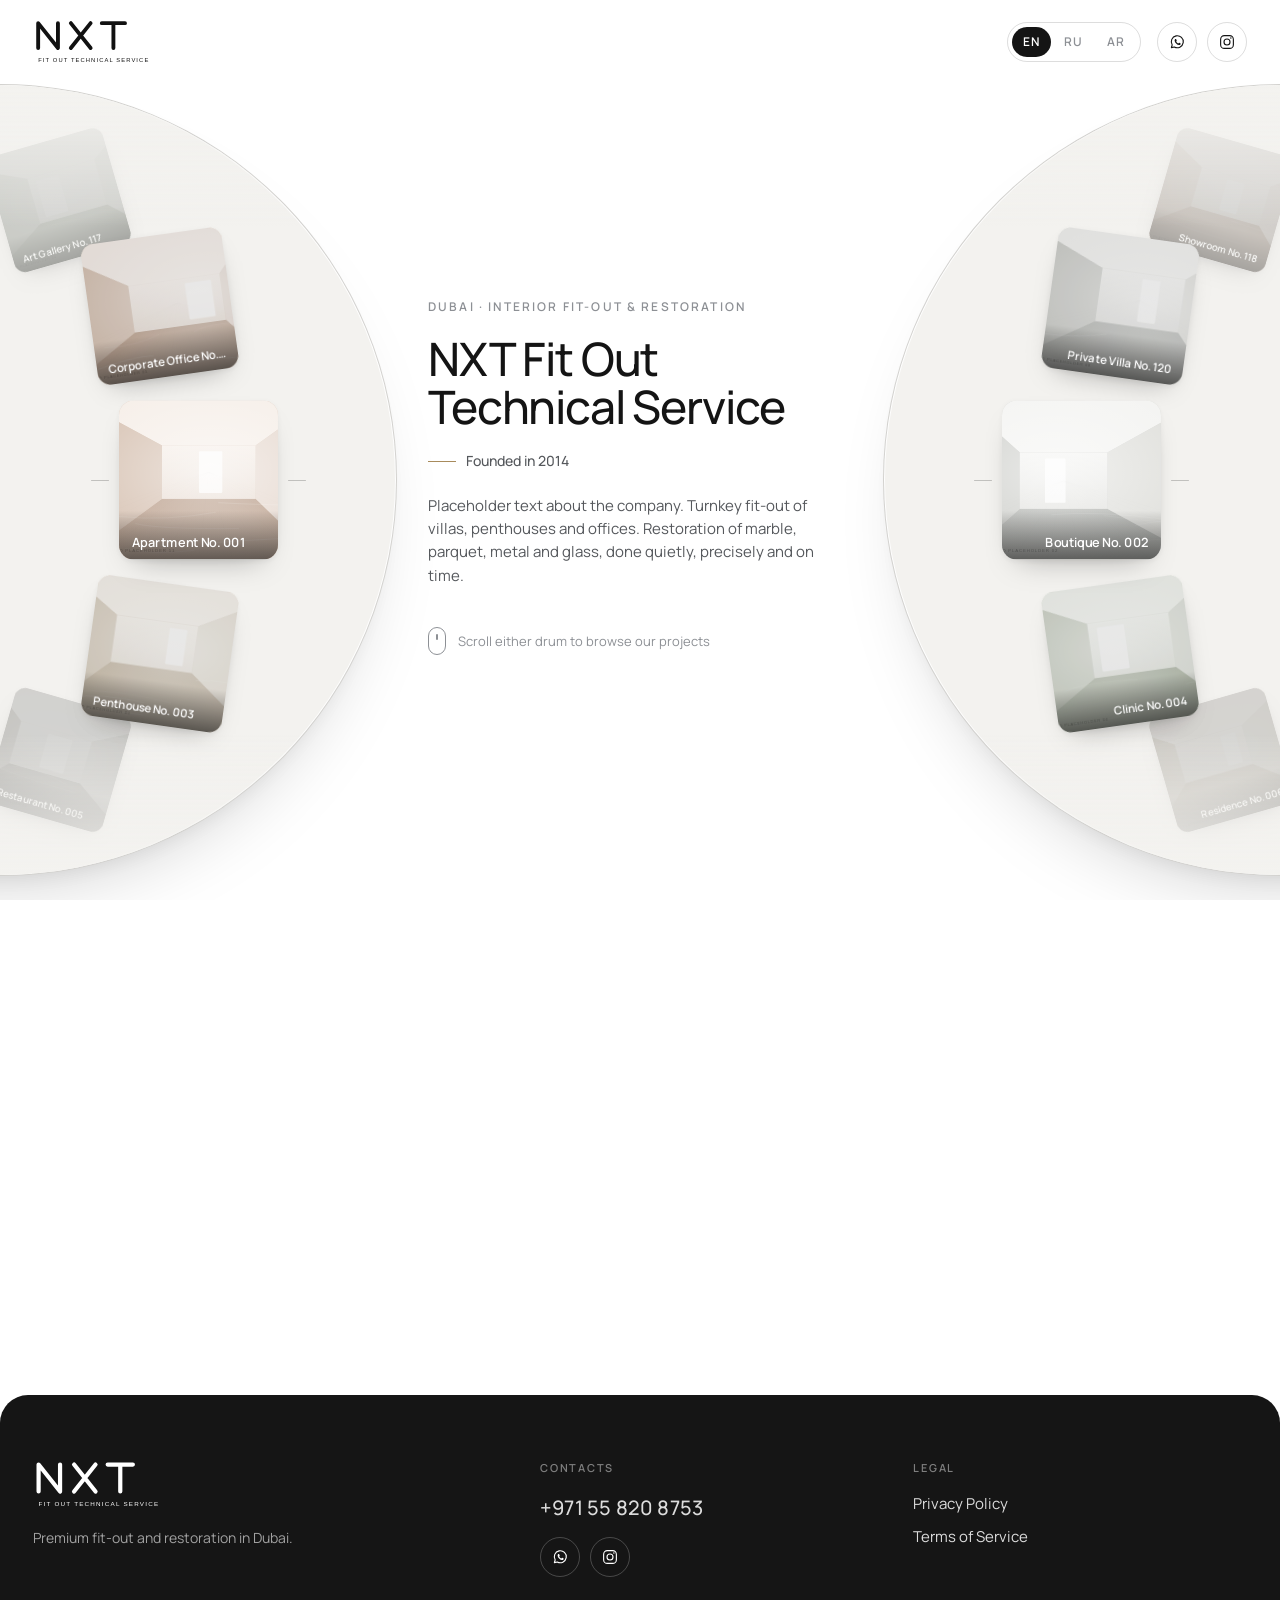
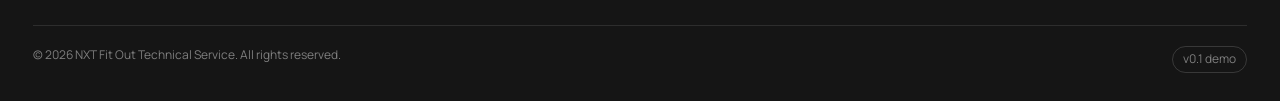
<file: index.html>
<!doctype html>
<html lang="en" dir="ltr">
<head>
  <meta charset="utf-8">
  <meta name="viewport" content="width=device-width, initial-scale=1, viewport-fit=cover">
  <title>NXT Fit Out Technical Service</title>
  <meta name="description" content="NXT Fit Out Technical Service — premium fit-out and restoration in Dubai.">
  <link rel="preconnect" href="https://fonts.googleapis.com">
  <link rel="preconnect" href="https://fonts.gstatic.com" crossorigin>
  <link href="https://fonts.googleapis.com/css2?family=Manrope:wght@300;400;500;600;700&family=IBM+Plex+Sans+Arabic:wght@300;400;500;600&display=swap" rel="stylesheet">
  <link rel="stylesheet" href="styles.css">
</head>
<body>

  <div class="scene" id="scene"><div class="scene__sticky">
  <header class="site-header">
    <a class="brand" href="index.html">
      <img class="brand__logo" src="assets/logo/nxt-logo-black.svg" alt="NXT Fit Out Technical Service" width="150" height="56">
    </a>
    <div class="header__actions">
      <div class="lang" role="group" data-i18n-attr="aria-label:lang.label">
        <button type="button" class="lang__btn" data-lang="en">EN</button>
        <button type="button" class="lang__btn" data-lang="ru">RU</button>
        <button type="button" class="lang__btn" data-lang="ar">AR</button>
      </div>
      <a class="icon-btn" href="https://wa.me/971558208753" target="_blank" rel="noopener" data-i18n-attr="aria-label:header.whatsapp">
        <svg viewBox="0 0 24 24" aria-hidden="true"><path d="M4.5 19.5l1.1-3.6A8 8 0 1 1 8.4 18.6z"/><path d="M9.2 8.6c.2-.5.5-.5.8-.5h.5c.2 0 .4.1.5.4l.6 1.5c.1.2 0 .4-.1.6l-.4.5c-.1.1-.1.3 0 .5.6 1 1.4 1.8 2.4 2.3.2.1.4.1.5-.1l.5-.6c.2-.2.4-.2.6-.1l1.4.7c.2.1.3.3.3.5 0 .9-.7 1.7-1.7 1.7-3.1-.2-6.1-3-6.3-6.1 0-.5.2-1 .4-1.3z" fill="currentColor" stroke="none"/></svg>
      </a>
      <a class="icon-btn" href="#" target="_blank" rel="noopener" data-i18n-attr="aria-label:header.instagram">
        <svg viewBox="0 0 24 24" aria-hidden="true"><rect x="3.5" y="3.5" width="17" height="17" rx="5"/><circle cx="12" cy="12" r="4"/><circle cx="17.2" cy="6.8" r="1" fill="currentColor" stroke="none"/></svg>
      </a>
    </div>
  </header>

  <main class="hero" id="hero">
    <section class="drum drum--left" id="drum-left" data-side="left" tabindex="0" data-i18n-attr="aria-label:drum.left">
      <div class="drum__window"><div class="drum__track"></div><div class="drum__fade"></div></div>
      <div class="drum__tick" aria-hidden="true"></div><div class="drum__tick" aria-hidden="true"></div>
    </section>

    <section class="center" id="center" aria-live="polite">
      <div class="stage" id="stage"></div>
    </section>

    <section class="drum drum--right" id="drum-right" data-side="right" tabindex="0" data-i18n-attr="aria-label:drum.right">
      <div class="drum__window"><div class="drum__track"></div><div class="drum__fade"></div></div>
      <div class="drum__tick" aria-hidden="true"></div><div class="drum__tick" aria-hidden="true"></div>
    </section>
  </main>
  </div></div>

  <footer class="site-footer">
    <div class="footer__inner">
      <div class="footer__brand">
        <img src="assets/logo/nxt-logo-white.svg" alt="NXT Fit Out Technical Service" width="150" height="56">
        <p data-i18n="footer.tagline"></p>
      </div>
      <div class="footer__col">
        <h3 data-i18n="footer.contacts"></h3>
        <a class="footer__phone" href="tel:+971558208753" dir="ltr">+971 55 820 8753</a>
        <div class="footer__social">
          <a class="icon-btn icon-btn--dark" href="https://wa.me/971558208753" target="_blank" rel="noopener" data-i18n-attr="aria-label:header.whatsapp">
            <svg viewBox="0 0 24 24" aria-hidden="true"><path d="M4.5 19.5l1.1-3.6A8 8 0 1 1 8.4 18.6z"/><path d="M9.2 8.6c.2-.5.5-.5.8-.5h.5c.2 0 .4.1.5.4l.6 1.5c.1.2 0 .4-.1.6l-.4.5c-.1.1-.1.3 0 .5.6 1 1.4 1.8 2.4 2.3.2.1.4.1.5-.1l.5-.6c.2-.2.4-.2.6-.1l1.4.7c.2.1.3.3.3.5 0 .9-.7 1.7-1.7 1.7-3.1-.2-6.1-3-6.3-6.1 0-.5.2-1 .4-1.3z" fill="currentColor" stroke="none"/></svg>
          </a>
          <a class="icon-btn icon-btn--dark" href="#" target="_blank" rel="noopener" data-i18n-attr="aria-label:header.instagram">
            <svg viewBox="0 0 24 24" aria-hidden="true"><rect x="3.5" y="3.5" width="17" height="17" rx="5"/><circle cx="12" cy="12" r="4"/><circle cx="17.2" cy="6.8" r="1" fill="currentColor" stroke="none"/></svg>
          </a>
        </div>
      </div>
      <div class="footer__col">
        <h3 data-i18n="footer.legal"></h3>
        <a href="privacy.html" data-i18n="footer.privacy"></a>
        <a href="terms.html" data-i18n="footer.terms"></a>
      </div>
    </div>
    <div class="footer__bottom">
      <span>© <span class="js-year"></span> NXT Fit Out Technical Service. <span data-i18n="footer.rights"></span></span>
      <span class="footer__version js-version"></span>
    </div>
  </footer>

  <!-- Center panels (cloned by script.js) -->
  <template id="tpl-welcome">
    <article class="panel panel--welcome">
      <p class="eyebrow" data-i18n="welcome.eyebrow"></p>
      <h1 class="welcome__title" data-i18n="welcome.title"></h1>
      <p class="welcome__founded" data-i18n="welcome.founded"></p>
      <p class="welcome__text" data-i18n="welcome.text"></p>
      <p class="welcome__hint"><span class="hint-icon" aria-hidden="true"></span><span class="js-hint"></span></p>
    </article>
  </template>

  <template id="tpl-project">
    <article class="panel panel--project">
      <figure class="gallery">
        <div class="gallery__main"><img class="js-main" alt=""></div>
        <div class="gallery__thumbs js-thumbs"></div>
      </figure>
      <div class="project__head">
        <span class="chip js-work"></span>
        <span class="project__count js-count"></span>
      </div>
      <h2 class="project__title js-title"></h2>
      <dl class="meta">
        <div><dt data-i18n="project.location"></dt><dd class="js-location"></dd></div>
        <div><dt data-i18n="project.year"></dt><dd class="js-year-p"></dd></div>
        <div><dt data-i18n="project.area"></dt><dd class="js-area"></dd></div>
      </dl>
      <p class="project__desc js-desc"></p>
      <button type="button" class="link-btn js-back"><span aria-hidden="true">←</span> <span data-i18n="project.back"></span></button>
    </article>
  </template>

  <script src="i18n.js"></script>
  <script src="projects.js"></script>
  <script src="script.js"></script>
</body>
</html>
</file>
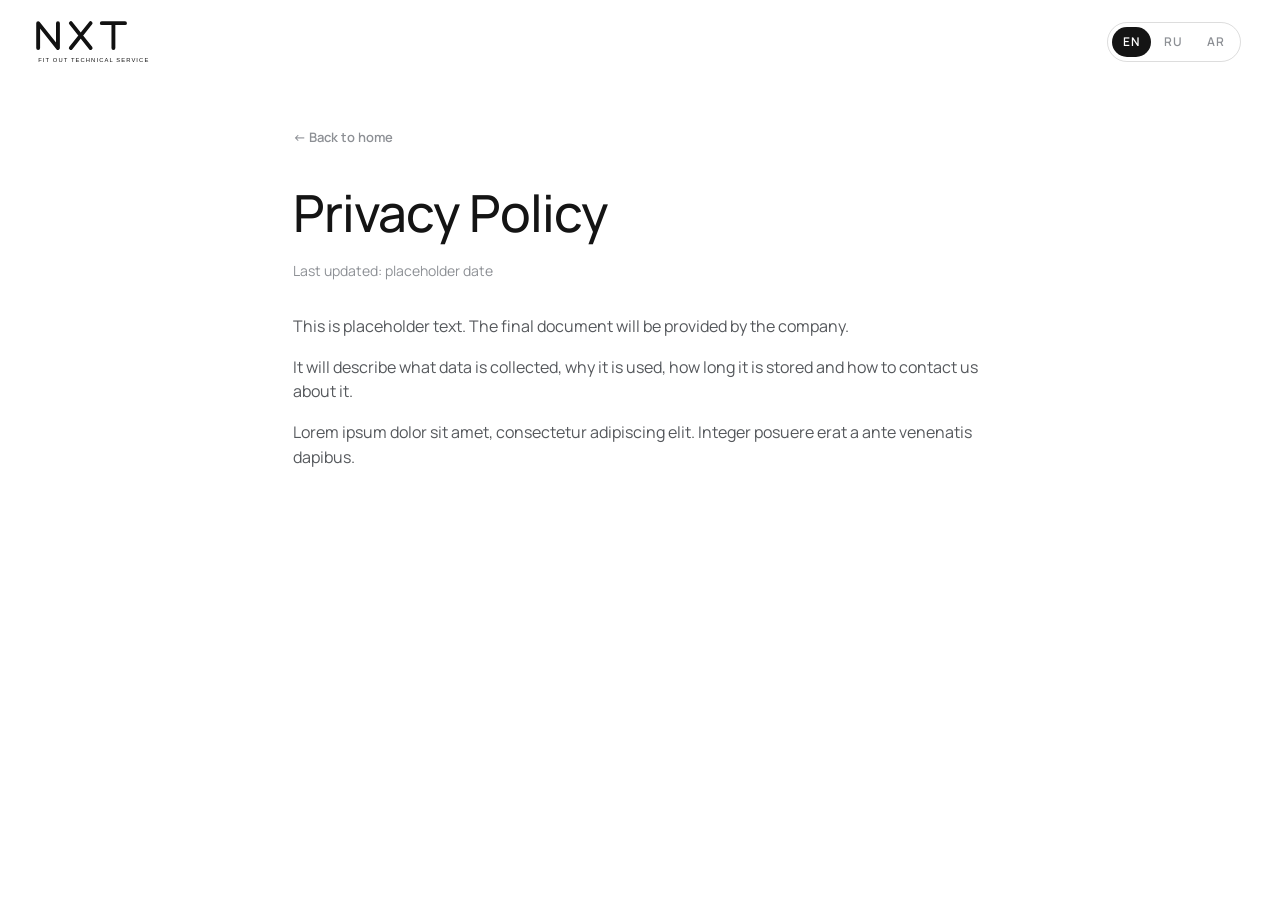
<file: privacy.html>
<!doctype html>
<html lang="en" dir="ltr">
<head>
  <meta charset="utf-8">
  <meta name="viewport" content="width=device-width, initial-scale=1">
  <title>NXT · Privacy</title>
  <link rel="preconnect" href="https://fonts.googleapis.com">
  <link rel="preconnect" href="https://fonts.gstatic.com" crossorigin>
  <link href="https://fonts.googleapis.com/css2?family=Manrope:wght@300;400;500;600;700&family=IBM+Plex+Sans+Arabic:wght@300;400;500;600&display=swap" rel="stylesheet">
  <link rel="stylesheet" href="styles.css">
</head>
<body>
  <header class="site-header">
    <a class="brand" href="index.html"><img class="brand__logo" src="assets/logo/nxt-logo-black.svg" alt="NXT Fit Out Technical Service" width="150" height="56"></a>
    <div class="header__actions">
      <div class="lang" role="group" data-i18n-attr="aria-label:lang.label">
        <button type="button" class="lang__btn" data-lang="en">EN</button>
        <button type="button" class="lang__btn" data-lang="ru">RU</button>
        <button type="button" class="lang__btn" data-lang="ar">AR</button>
      </div>
    </div>
  </header>
  <main class="legal">
    <a class="link-btn" href="index.html"><span aria-hidden="true">←</span> <span data-i18n="common.back"></span></a>
    <h1 data-i18n="privacy.title"></h1>
    <p class="updated" data-i18n="legal.updated"></p>
    <div data-i18n-html="legal.body"></div>
  </main>
  <script src="i18n.js"></script>
  <script src="script.js"></script>
</body>
</html>
</file>
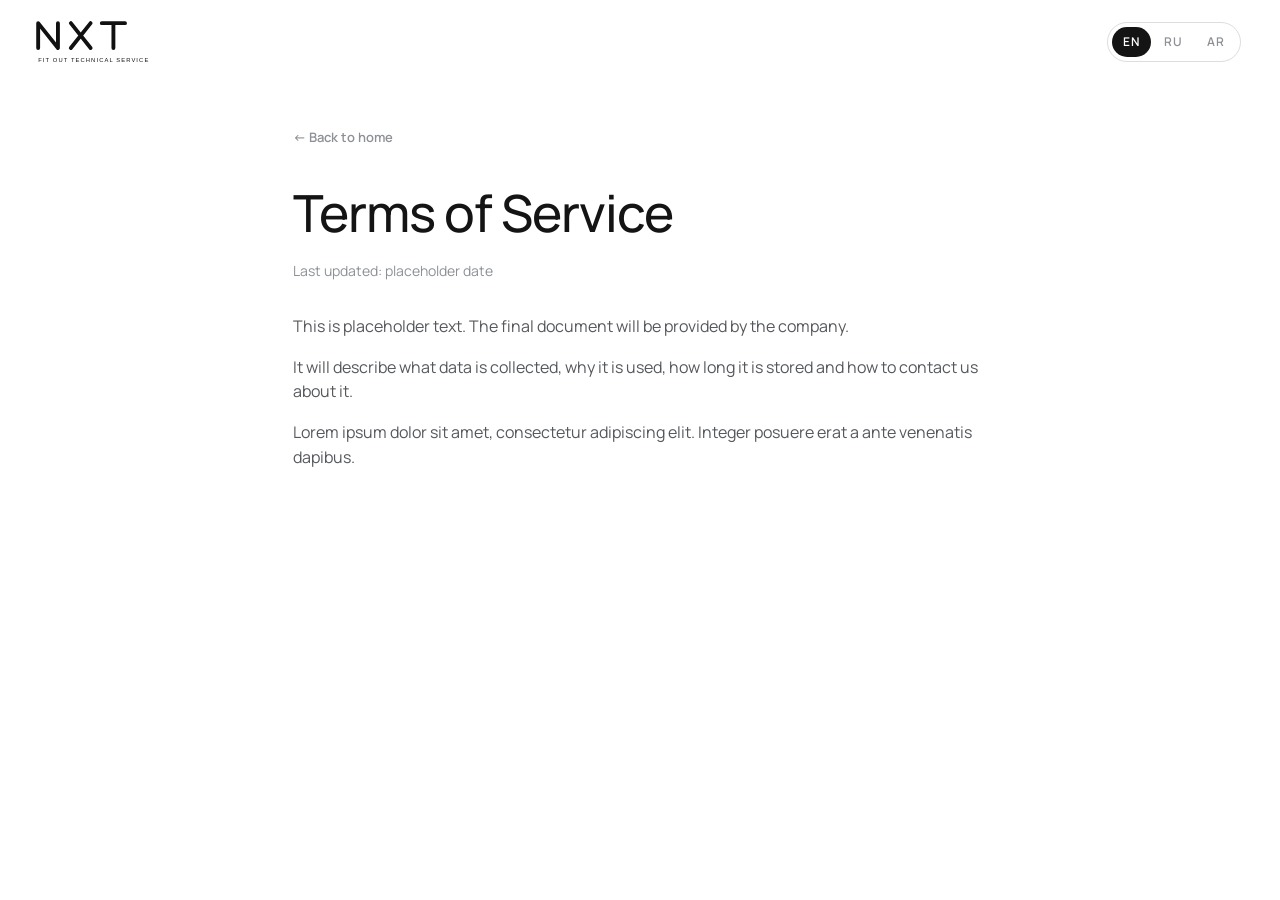
<file: terms.html>
<!doctype html>
<html lang="en" dir="ltr">
<head>
  <meta charset="utf-8">
  <meta name="viewport" content="width=device-width, initial-scale=1">
  <title>NXT · Terms</title>
  <link rel="preconnect" href="https://fonts.googleapis.com">
  <link rel="preconnect" href="https://fonts.gstatic.com" crossorigin>
  <link href="https://fonts.googleapis.com/css2?family=Manrope:wght@300;400;500;600;700&family=IBM+Plex+Sans+Arabic:wght@300;400;500;600&display=swap" rel="stylesheet">
  <link rel="stylesheet" href="styles.css">
</head>
<body>
  <header class="site-header">
    <a class="brand" href="index.html"><img class="brand__logo" src="assets/logo/nxt-logo-black.svg" alt="NXT Fit Out Technical Service" width="150" height="56"></a>
    <div class="header__actions">
      <div class="lang" role="group" data-i18n-attr="aria-label:lang.label">
        <button type="button" class="lang__btn" data-lang="en">EN</button>
        <button type="button" class="lang__btn" data-lang="ru">RU</button>
        <button type="button" class="lang__btn" data-lang="ar">AR</button>
      </div>
    </div>
  </header>
  <main class="legal">
    <a class="link-btn" href="index.html"><span aria-hidden="true">←</span> <span data-i18n="common.back"></span></a>
    <h1 data-i18n="terms.title"></h1>
    <p class="updated" data-i18n="legal.updated"></p>
    <div data-i18n-html="legal.body"></div>
  </main>
  <script src="i18n.js"></script>
  <script src="script.js"></script>
</body>
</html>
</file>
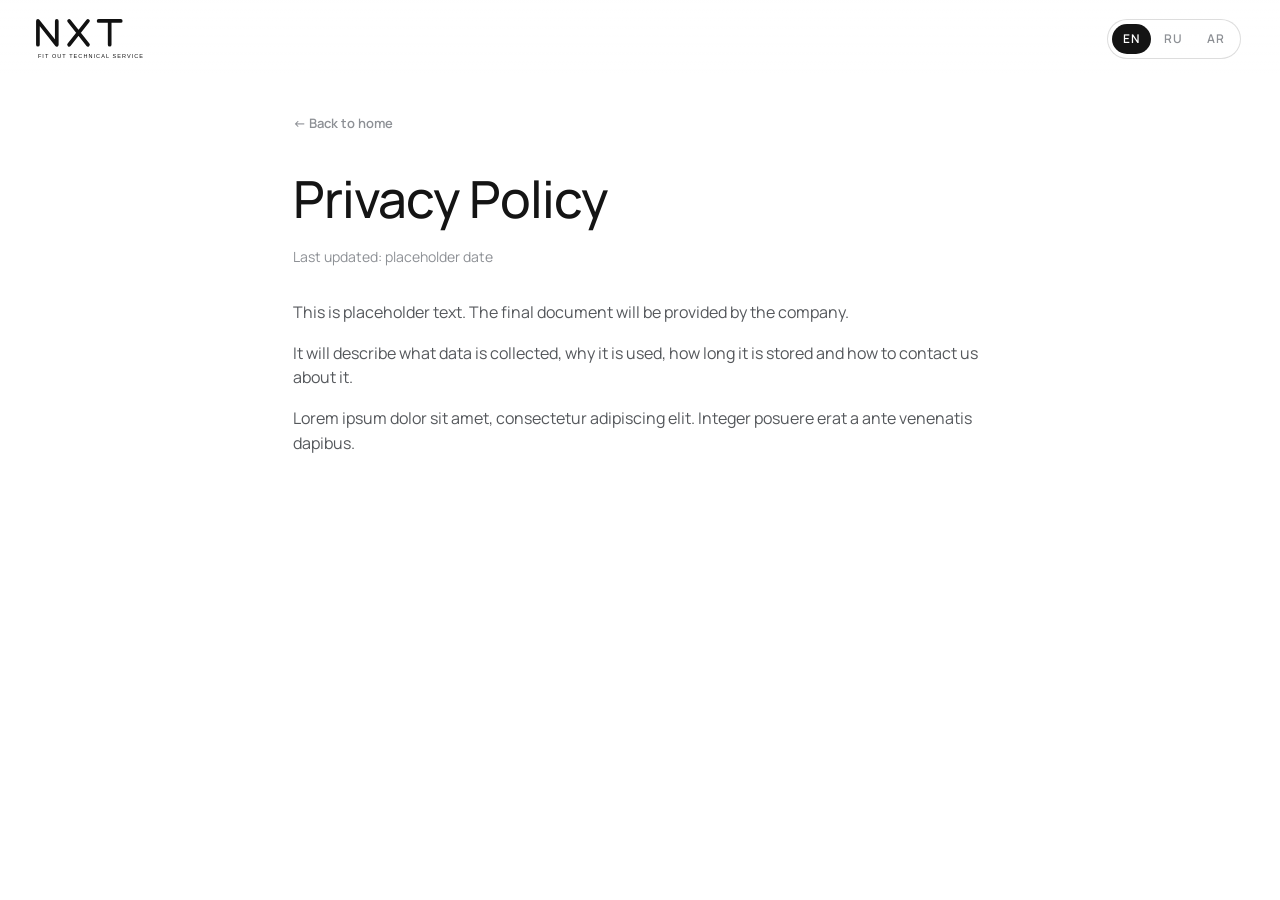
<file: museum-oval/privacy.html>
<!doctype html>
<html lang="en" dir="ltr">
<head>
  <meta charset="utf-8">
  <meta name="viewport" content="width=device-width, initial-scale=1">
  <title>NXT · Privacy</title>
  <link rel="preconnect" href="https://fonts.googleapis.com">
  <link rel="preconnect" href="https://fonts.gstatic.com" crossorigin>
  <link href="https://fonts.googleapis.com/css2?family=Manrope:wght@300;400;500;600;700&family=IBM+Plex+Sans+Arabic:wght@300;400;500;600&display=swap" rel="stylesheet">
  <link rel="stylesheet" href="styles.css">
</head>
<body class="is-legal">
  <header class="site-header">
    <a class="brand" href="index.html"><img class="brand__logo" src="assets/logo/nxt-logo-black.svg" alt="NXT Fit Out Technical Service" width="150" height="56"></a>
    <div class="header__actions">
      <div class="lang" role="group" data-i18n-attr="aria-label:lang.label">
        <button type="button" class="lang__btn" data-lang="en">EN</button>
        <button type="button" class="lang__btn" data-lang="ru">RU</button>
        <button type="button" class="lang__btn" data-lang="ar">AR</button>
      </div>
    </div>
  </header>
  <main class="legal">
    <a class="link-btn" href="index.html"><span aria-hidden="true">←</span> <span data-i18n="common.back"></span></a>
    <h1 data-i18n="privacy.title"></h1>
    <p class="updated" data-i18n="legal.updated"></p>
    <div data-i18n-html="legal.body"></div>
  </main>
  <script src="i18n.js"></script>
  <script src="script.js"></script>
</body>
</html>
</file>
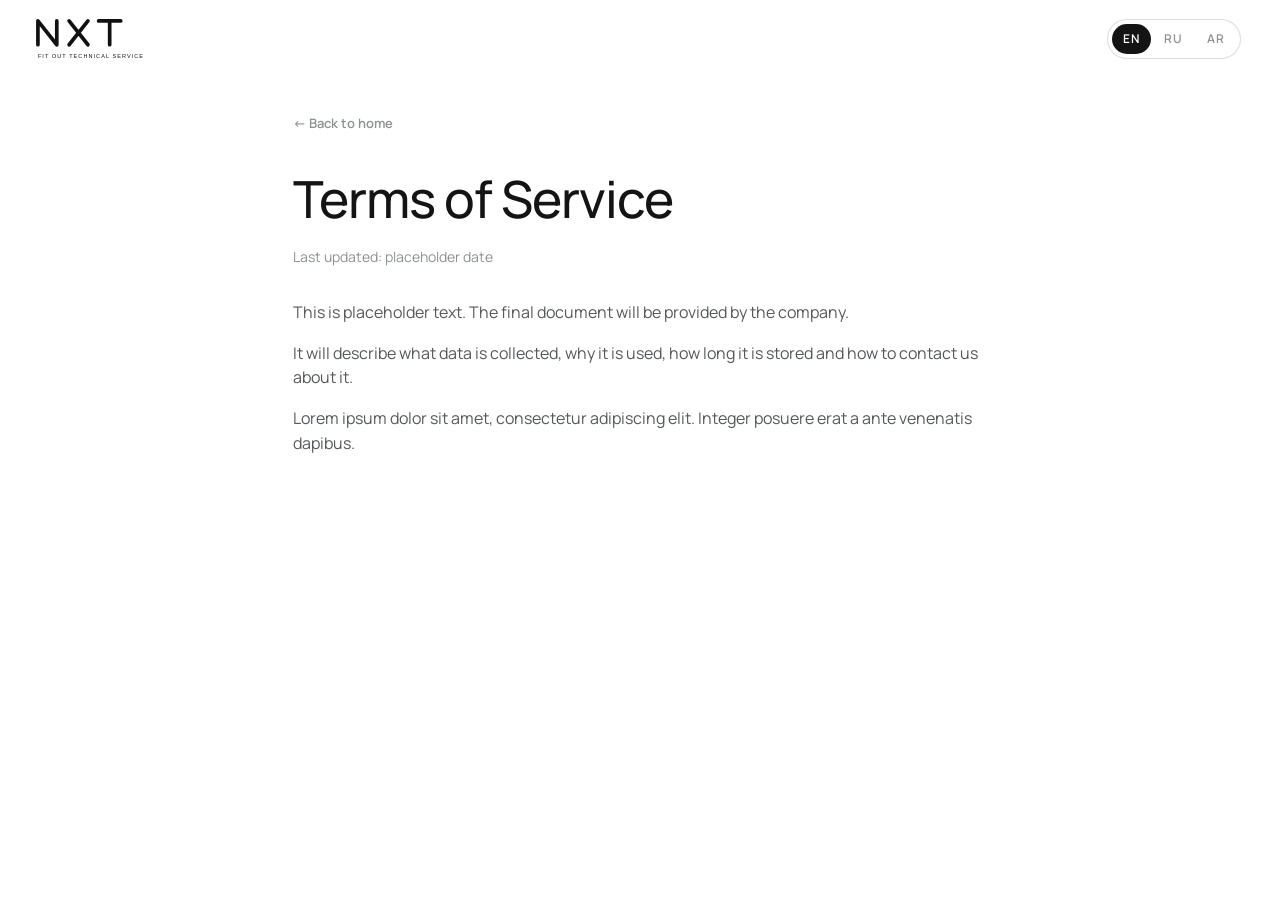
<file: museum-oval/terms.html>
<!doctype html>
<html lang="en" dir="ltr">
<head>
  <meta charset="utf-8">
  <meta name="viewport" content="width=device-width, initial-scale=1">
  <title>NXT · Terms</title>
  <link rel="preconnect" href="https://fonts.googleapis.com">
  <link rel="preconnect" href="https://fonts.gstatic.com" crossorigin>
  <link href="https://fonts.googleapis.com/css2?family=Manrope:wght@300;400;500;600;700&family=IBM+Plex+Sans+Arabic:wght@300;400;500;600&display=swap" rel="stylesheet">
  <link rel="stylesheet" href="styles.css">
</head>
<body class="is-legal">
  <header class="site-header">
    <a class="brand" href="index.html"><img class="brand__logo" src="assets/logo/nxt-logo-black.svg" alt="NXT Fit Out Technical Service" width="150" height="56"></a>
    <div class="header__actions">
      <div class="lang" role="group" data-i18n-attr="aria-label:lang.label">
        <button type="button" class="lang__btn" data-lang="en">EN</button>
        <button type="button" class="lang__btn" data-lang="ru">RU</button>
        <button type="button" class="lang__btn" data-lang="ar">AR</button>
      </div>
    </div>
  </header>
  <main class="legal">
    <a class="link-btn" href="index.html"><span aria-hidden="true">←</span> <span data-i18n="common.back"></span></a>
    <h1 data-i18n="terms.title"></h1>
    <p class="updated" data-i18n="legal.updated"></p>
    <div data-i18n-html="legal.body"></div>
  </main>
  <script src="i18n.js"></script>
  <script src="script.js"></script>
</body>
</html>
</file>
<file: styles.css>
/* =====================================================================
   NXT — styles
   ===================================================================== */
:root {
  --bg: #ffffff;
  --oval: #f3f2ef;                /* drum fill, a touch darker than the page */
  --ink: #141414;
  --ink-2: #55585c;
  --ink-3: #8d9095;
  --line: rgba(20, 20, 20, 0.14);
  --line-strong: rgba(20, 20, 20, 0.55);
  --accent: #a88b5c;              /* warm brass, used sparingly */
  --surface: #f6f5f2;
  --footer: #151515;

  --radius-s: 10px;
  --radius-m: 18px;
  --radius-l: 28px;
  --header-h: 84px;
  --gutter: clamp(16px, 2.6vw, 56px);

  --font: "Manrope", "Inter", system-ui, -apple-system, "Segoe UI", Roboto, sans-serif;
  --font-ar: "IBM Plex Sans Arabic", "Manrope", system-ui, sans-serif;
  --ease: cubic-bezier(.22, .61, .36, 1);
}

*, *::before, *::after { box-sizing: border-box; }
html { -webkit-text-size-adjust: 100%; }
body {
  margin: 0;
  background: var(--bg);
  color: var(--ink);
  font-family: var(--font);
  font-size: 16px;
  line-height: 1.55;
  -webkit-font-smoothing: antialiased;
  overflow-x: clip;   /* clip (not hidden) keeps position: sticky working */
}
html[lang="ar"] body { font-family: var(--font-ar); }
img { display: block; max-width: 100%; }
a { color: inherit; text-decoration: none; }
button { font: inherit; color: inherit; }
:focus-visible { outline: 2px solid var(--accent); outline-offset: 3px; border-radius: var(--radius-s); }

/* ---------- Header ---------- */
.site-header {
  position: relative; z-index: 20;
  background: var(--bg);
  height: var(--header-h);
  display: flex; align-items: center; justify-content: space-between;
  padding: 0 var(--gutter);
}
.brand__logo { height: 48px; width: auto; }
.header__actions { display: flex; align-items: center; gap: 10px; }

.lang {
  display: flex; padding: 4px; gap: 2px;
  border: 1px solid var(--line); border-radius: 999px;
  margin-inline-end: 6px;
}
.lang__btn {
  border: 0; background: transparent; cursor: pointer;
  font-size: 12px; font-weight: 600; letter-spacing: .08em;
  padding: 6px 11px; border-radius: 999px; color: var(--ink-3);
  transition: background .3s var(--ease), color .3s var(--ease);
}
.lang__btn:hover { color: var(--ink); }
.lang__btn.is-active { background: var(--ink); color: #fff; }

.icon-btn {
  width: 40px; height: 40px; border-radius: 50%;
  display: grid; place-items: center;
  border: 1px solid var(--line); color: var(--ink);
  transition: border-color .3s var(--ease), background .3s var(--ease), color .3s var(--ease);
}
.icon-btn:hover { border-color: var(--ink); background: var(--ink); color: #fff; }
.icon-btn svg { width: 18px; height: 18px; fill: none; stroke: currentColor; stroke-width: 1.5; stroke-linejoin: round; }
.icon-btn--dark { border-color: rgba(255,255,255,.22); color: #fff; }
.icon-btn--dark:hover { background: #fff; color: var(--ink); border-color: #fff; }

/* ---------- Hero / layout ---------- */
.hero {
  /* visible half of each oval; the other half sits behind the screen edge */
  --drum-h: calc(100svh - var(--header-h) - 24px);
  --drum-w: clamp(220px, 31vw, 760px);
  direction: ltr;
  position: relative;
  height: calc(100svh - var(--header-h));
  display: grid;
  grid-template-columns: var(--drum-w) 1fr var(--drum-w);
  grid-template-areas: "left center right";
  align-items: center;
  gap: clamp(20px, 2.4vw, 56px);
  padding: 0 0 24px;
}
html[dir="rtl"] .center { direction: rtl; }

/* ---------- Drum ---------- */
.drum {
  position: relative;
  height: var(--drum-h);
  width: var(--drum-w);
  outline: none;
  touch-action: none;
  user-select: none; -webkit-user-select: none;
  cursor: grab;
}
.drum--left { grid-area: left; transform: translate3d(calc(var(--out, 0) * -96%), 0, 0); }
.drum--right { grid-area: right; transform: translate3d(calc(var(--out, 0) * 96%), 0, 0); }

/* scroll scene: first part of the scroll pushes the drums out, then the footer comes */
.scene { position: relative; height: calc(100svh + 55svh); }
.scene__sticky { position: sticky; top: 0; height: 100svh; overflow: hidden; }
.hero .center { opacity: calc(1 - var(--out, 0) * 0.35); }
.drum.is-dragging { cursor: grabbing; }

.drum__window {
  position: absolute; top: 0; bottom: 0; width: 200%;
  border-radius: 50%;
  border: 1px solid var(--line);
  background: var(--oval);
  overflow: hidden;
  /* soft, realistic volume */
  box-shadow:
    0 40px 80px -40px rgba(0, 0, 0, .22),
    0 12px 30px -18px rgba(0, 0, 0, .12),
    inset 0 0 0 1px rgba(255, 255, 255, .9);
  isolation: isolate;
  transition: border-color .4s var(--ease), box-shadow .4s var(--ease);
}
.drum:hover .drum__window,
.drum:focus-visible .drum__window,
.drum.is-active .drum__window { border-color: rgba(20,20,20,.28); }
.drum:focus-visible { outline: none; }
.drum:focus-visible .drum__window { box-shadow: 0 0 0 3px rgba(168,139,92,.35), 0 40px 80px -40px rgba(0,0,0,.22); }

.drum--left .drum__window { left: -100%; }
.drum--right .drum__window { left: 0; }
.drum__track { position: absolute; inset: 0; }
/* cards sit in the middle of the visible half */
/* the card path is computed in script.js around the oval centre */
.drum__fade {
  position: absolute; inset: 0; pointer-events: none; z-index: 500;
  background:
    linear-gradient(to bottom, var(--oval) 0%, rgba(243,242,239,0) 18%, rgba(243,242,239,0) 82%, var(--oval) 100%);
}
.drum--h .drum__fade {
  background: linear-gradient(to right, var(--oval) 0%, rgba(243,242,239,0) 22%, rgba(243,242,239,0) 78%, var(--oval) 100%);
}

.card {
  position: absolute; left: 50%; top: 50%;
  border-radius: 14px;
  overflow: hidden;
  background: var(--surface);
  box-shadow: 0 14px 28px -16px rgba(0,0,0,.35), 0 2px 6px rgba(0,0,0,.06);
  will-change: transform, opacity;
  backface-visibility: hidden;
  cursor: pointer;
}
.card img { width: 100%; height: 100%; object-fit: cover; pointer-events: none; }
.card__shade { position: absolute; inset: 0; background: #0d0d0d; pointer-events: none; }
.drum--small .card__label { display: none; }
.card__glow { position: absolute; inset: 0; background: #fff; opacity: 0; pointer-events: none; }
.card__label {
  position: absolute; inset: auto 0 0 0;
  padding: 22px 12px 9px;
  font-size: 12px; font-weight: 600; letter-spacing: .01em; line-height: 1.25;
  color: #fff;
  background: linear-gradient(to top, rgba(0,0,0,.55), rgba(0,0,0,0));
  white-space: nowrap; overflow: hidden; text-overflow: ellipsis;
}
.card::after {
  content: ""; position: absolute; inset: 0; border-radius: inherit;
  box-shadow: inset 0 0 0 0 rgba(255,255,255,0);
  transition: box-shadow .35s var(--ease);
  pointer-events: none;
}
.card.is-selected::after { box-shadow: inset 0 0 0 2px #fff, inset 0 0 0 3px var(--accent); }

/* two short, faint ticks on both sides of the selected slot (placed by script.js) */
.drum__tick {
  position: absolute; z-index: 3; pointer-events: none;
  background: rgba(20, 20, 20, .22); border-radius: 1px;
  transition: background .4s var(--ease);
}
.drum.is-active .drum__tick { background: rgba(168, 139, 92, .6); }

/* ---------- Center ---------- */
.center {
  grid-area: center;
  align-self: stretch;
  display: flex; align-items: center; justify-content: center;
  min-width: 0;
  overflow: hidden;
}
.stage {
  display: grid;
  width: 100%; max-width: 640px;
}
.panel {
  grid-area: 1 / 1;
  align-self: center;
  will-change: transform, opacity;
}

.eyebrow {
  margin: 0 0 18px;
  font-size: 12px; font-weight: 600; letter-spacing: .18em; text-transform: uppercase;
  color: var(--ink-3);
}
html[lang="ar"] .eyebrow { letter-spacing: 0; }
.welcome__title {
  margin: 0;
  font-size: clamp(34px, 3.6vw, 64px);
  font-weight: 500; line-height: 1.06; letter-spacing: -.025em;
}
.welcome__founded {
  margin: 18px 0 0;
  display: inline-flex; align-items: center; gap: 10px;
  font-size: 14px; font-weight: 500; color: var(--ink-2);
}
.welcome__founded::before { content: ""; width: 28px; height: 1px; background: var(--accent); }
.welcome__text {
  margin: 22px 0 0; max-width: 46ch;
  font-size: clamp(15px, 1.05vw, 18px); color: var(--ink-2); font-weight: 400;
}
.welcome__hint {
  margin: 40px 0 0;
  display: inline-flex; align-items: center; gap: 12px;
  font-size: 13px; color: var(--ink-3);
}
.hint-icon {
  width: 18px; height: 28px; border: 1.5px solid var(--ink-3); border-radius: 10px; position: relative;
}
.hint-icon::after {
  content: ""; position: absolute; left: 50%; top: 6px; width: 2px; height: 6px; margin-left: -1px;
  border-radius: 2px; background: var(--ink-3);
  animation: hint 2.4s var(--ease) infinite;
}
@keyframes hint { 0%, 20% { transform: translateY(0); opacity: 1; } 70% { transform: translateY(8px); opacity: 0; } 100% { opacity: 0; } }

/* project panel */
.gallery { margin: 0; }
.gallery__main {
  border-radius: var(--radius-l); overflow: hidden;
  aspect-ratio: 16 / 10;
  max-height: 44svh; width: 100%;
  background: var(--surface);
  box-shadow: 0 40px 70px -45px rgba(0,0,0,.45);
}
.gallery__main img { width: 100%; height: 100%; object-fit: cover; transition: opacity .35s var(--ease); }
.gallery__thumbs { display: flex; gap: 10px; margin-top: 12px; }
.gallery__thumbs button {
  flex: 0 0 auto; width: 64px; height: 44px; padding: 0; border: 0; cursor: pointer;
  border-radius: var(--radius-s); overflow: hidden; background: var(--surface);
  opacity: .55; transition: opacity .3s var(--ease), box-shadow .3s var(--ease);
}
.gallery__thumbs button img { width: 100%; height: 100%; object-fit: cover; }
.gallery__thumbs button:hover { opacity: .85; }
.gallery__thumbs button.is-active { opacity: 1; box-shadow: 0 0 0 1.5px var(--ink); }

.project__head { display: flex; align-items: center; justify-content: space-between; margin-top: 22px; }
.chip {
  display: inline-block; padding: 6px 12px; border-radius: 999px;
  border: 1px solid var(--line); font-size: 12px; font-weight: 600; color: var(--ink-2);
}
.project__count { font-size: 12px; color: var(--ink-3); font-variant-numeric: tabular-nums; }
.project__title {
  margin: 12px 0 0;
  font-size: clamp(24px, 2.2vw, 38px); font-weight: 500; line-height: 1.12; letter-spacing: -.02em;
}
.meta { display: flex; gap: clamp(18px, 2.4vw, 44px); margin: 16px 0 0; padding: 14px 0 0; border-top: 1px solid var(--line); }
.meta dt { font-size: 11px; letter-spacing: .12em; text-transform: uppercase; color: var(--ink-3); }
html[lang="ar"] .meta dt { letter-spacing: 0; }
.meta dd { margin: 2px 0 0; font-size: 15px; font-weight: 500; }
.project__desc { margin: 14px 0 0; color: var(--ink-2); font-size: 15px; max-width: 58ch; }
.link-btn {
  margin-top: 16px; padding: 8px 0; border: 0; background: none; cursor: pointer;
  font-size: 13px; font-weight: 600; color: var(--ink-3);
  transition: color .3s var(--ease);
}
.link-btn:hover { color: var(--ink); }
html[dir="rtl"] .link-btn span[aria-hidden] { display: inline-block; transform: scaleX(-1); }

/* ---------- Footer ---------- */
.site-footer {
  background: var(--footer); color: #fff;
  border-radius: var(--radius-l) var(--radius-l) 0 0;
  padding: clamp(40px, 5vw, 72px) var(--gutter) 28px;
}
.footer__inner { display: grid; grid-template-columns: 1.4fr 1fr 1fr; gap: 40px; }
.footer__brand img { height: 52px; width: auto; }
.footer__brand p { margin: 16px 0 0; color: rgba(255,255,255,.6); font-size: 14px; max-width: 32ch; }
.footer__col { display: flex; flex-direction: column; gap: 10px; align-items: flex-start; }
.footer__col h3 { margin: 0 0 6px; font-size: 11px; letter-spacing: .16em; text-transform: uppercase; color: rgba(255,255,255,.45); font-weight: 600; }
.footer__col a:not(.icon-btn) { color: rgba(255,255,255,.85); font-size: 15px; transition: color .3s; }
.footer__col a:not(.icon-btn):hover { color: #fff; }
.footer__phone { font-size: 20px !important; font-weight: 500; letter-spacing: .01em; }
.footer__social { display: flex; gap: 10px; margin-top: 4px; }
.footer__bottom {
  display: flex; justify-content: space-between; gap: 16px; flex-wrap: wrap;
  margin-top: 48px; padding-top: 20px; border-top: 1px solid rgba(255,255,255,.1);
  font-size: 12px; color: rgba(255,255,255,.45);
}
.footer__version { padding: 3px 10px; border: 1px solid rgba(255,255,255,.15); border-radius: 999px; }

/* ---------- Legal pages ---------- */
.legal { max-width: 760px; margin: 0 auto; padding: 40px var(--gutter) 100px; }
.legal h1 { font-size: clamp(32px, 4vw, 52px); font-weight: 500; letter-spacing: -.02em; margin: 24px 0 8px; }
.legal .updated { color: var(--ink-3); font-size: 14px; margin: 0 0 32px; }
.legal p { color: var(--ink-2); }

/* ---------- Large screens / TV ---------- */
@media (min-width: 1900px) {
  :root { --header-h: 110px; }
  .brand__logo { height: 62px; }
  .stage { max-width: 820px; }
  .card__label { font-size: 15px; }
  .project__desc, .meta dd { font-size: 18px; }
}

/* ---------- Tablet ---------- */
@media (max-width: 1100px) {
  .hero { gap: 20px; --drum-w: 30vw; }
  .gallery__thumbs button { width: 52px; height: 38px; }
}

/* ---------- Phone & tablet portrait ----------
   Same layout as desktop: half-ovals on the left and right edges, just
   narrower; the project sits in the column between them.
   Keep this query in sync with script.js (mqCompact). */
@media (max-width: 560px), (orientation: portrait) and (max-width: 1200px) {
  :root { --header-h: 64px; }
  .brand__logo { height: 36px; }
  .lang { margin-inline-end: 2px; }
  .lang__btn { padding: 5px 8px; font-size: 11px; }
  .icon-btn { width: 34px; height: 34px; }
  .icon-btn svg { width: 16px; height: 16px; }
  .header__actions { gap: 6px; }

  .hero {
    --drum-w: clamp(92px, 26vw, 300px);
    --drum-h: calc(100svh - var(--header-h) - 16px);
    gap: 10px;
    padding-bottom: 16px;
  }
  .card__label { font-size: 11px; padding: 14px 7px 6px; }

  .center { padding: 4px 0; align-items: stretch; }
  .stage { max-width: 640px; margin: 0 auto; height: 100%; }
  /* the project panel fills the space between the ovals; the photo takes what is left */
  .panel--project { display: flex; flex-direction: column; justify-content: center; height: 100%; min-height: 0; }
  .panel--project .gallery { flex: 1 1 0; min-height: 64px; max-height: 30svh; display: flex; }
  .panel--project .gallery__main { flex: 1; height: auto; }
  .eyebrow { font-size: 10.5px; letter-spacing: .12em; margin-bottom: 10px; }
  .welcome__title { font-size: clamp(20px, 5.6vw, 44px); line-height: 1.1; }
  .welcome__founded { margin-top: 10px; font-size: 13px; }
  .welcome__text { margin-top: 12px; font-size: 14px; line-height: 1.5; }
  .welcome__hint { margin-top: 16px; font-size: 12px; }
  .hint-icon { display: none; }

  /* compact project card so it fits between the ovals */
  .gallery__main { aspect-ratio: auto; max-height: none; border-radius: var(--radius-m); }
  .gallery__thumbs { display: none; }
  .project__head { margin-top: 10px; }
  .chip { padding: 4px 10px; font-size: 11px; }
  .project__title { margin-top: 6px; font-size: clamp(17px, 4.6vw, 32px); line-height: 1.15; }
  .meta { margin-top: 8px; padding-top: 8px; gap: 6px 14px; flex-wrap: wrap; }
  .meta dt { font-size: 10px; }
  .meta dd { font-size: 13px; }
  .project__desc {
    margin-top: 6px; font-size: 13px; line-height: 1.45;
    display: -webkit-box; -webkit-line-clamp: 2; -webkit-box-orient: vertical; overflow: hidden;
  }
  .link-btn { margin-top: 4px; padding: 4px 0; font-size: 12px; align-self: flex-start; }
  .footer__inner { grid-template-columns: 1fr; gap: 28px; }
}

/* short phones (iPhone SE & co.) */
@media (max-height: 720px) and (orientation: portrait) {
  .hero { --drum-v: clamp(118px, 19svh, 200px); }
  .eyebrow { display: none; }
  .welcome__title { font-size: 20px; }
  .welcome__text { font-size: 13px; display: -webkit-box; -webkit-line-clamp: 3; -webkit-box-orient: vertical; overflow: hidden; }
  .welcome__hint { margin-top: 10px; }
  .project__desc { -webkit-line-clamp: 1; }
}

/* very short screens (phones in landscape, small laptops) */
@media (max-height: 560px) and (orientation: landscape) {
  :root { --header-h: 56px; }
  .brand__logo { height: 32px; }
  .hero { padding-bottom: 10px; }
  .welcome__title { font-size: 28px; }
  .welcome__text { font-size: 13px; margin-top: 10px; }
  .welcome__hint { display: none; }
  .gallery__main { max-height: 34svh; }
  .gallery__thumbs, .project__desc, .link-btn { display: none; }
  .project__head { margin-top: 8px; }
  .project__title { font-size: 20px; margin-top: 4px; }
  .meta { margin-top: 6px; padding-top: 6px; }
}

@media (prefers-reduced-motion: reduce) {
  .hint-icon::after { animation: none; }
}

/* labels sit on the side facing the screen edge, away from the oval's curve */
.drum--right .card__label { text-align: right; }
</file>
<file: museum-oval/styles.css>
/* =====================================================================
   NXT MUSEUM — styles
   ===================================================================== */
:root {
  --bg: #f3efe8;
  --ink: #141414;
  --ink-2: #55585c;
  --ink-3: #8d9095;
  --line: rgba(20, 20, 20, 0.14);
  --accent: #a88b5c;
  --glass: rgba(255, 255, 255, 0.78);
  --footer: #151515;
  --radius-s: 10px;
  --radius-m: 18px;
  --radius-l: 26px;
  --header-h: 78px;
  --gutter: clamp(16px, 2.6vw, 48px);
  --panel-w: clamp(340px, 30vw, 460px);
  --font: "Manrope", "Inter", system-ui, -apple-system, "Segoe UI", Roboto, sans-serif;
  --font-ar: "IBM Plex Sans Arabic", "Manrope", system-ui, sans-serif;
  --ease: cubic-bezier(.22, .61, .36, 1);
}

*, *::before, *::after { box-sizing: border-box; }
html, body { height: 100%; }
body {
  margin: 0;
  background: var(--bg);
  color: var(--ink);
  font-family: var(--font);
  font-size: 16px;
  line-height: 1.55;
  -webkit-font-smoothing: antialiased;
  overflow: hidden;            /* the page itself does not scroll: the wheel walks the corridor */
  overscroll-behavior: none;
}
html[lang="ar"] body { font-family: var(--font-ar); }
body.is-legal { overflow: auto; background: #fff; }
img { display: block; max-width: 100%; }
a { color: inherit; text-decoration: none; }
button { font: inherit; color: inherit; }
:focus-visible { outline: 2px solid var(--accent); outline-offset: 3px; border-radius: var(--radius-s); }

#scene {
  position: fixed; inset: 0; width: 100%; height: 100%;
  display: block; touch-action: none; outline: none;
}
body.is-hover #scene { cursor: pointer; }

/* ---------- Loader ---------- */
.loader {
  position: fixed; inset: 0; z-index: 100;
  display: flex; flex-direction: column; align-items: center; justify-content: center; gap: 22px;
  background: #fff;
  transition: opacity .8s var(--ease), visibility .8s;
}
.loader__logo { width: 180px; height: auto; }
.loader__bar { width: 180px; height: 1px; background: var(--line); overflow: hidden; border-radius: 1px; }
.loader__bar span { display: block; height: 100%; width: 0; background: var(--ink); transition: width .4s var(--ease); }
.loader__text { margin: 0; font-size: 12px; letter-spacing: .14em; text-transform: uppercase; color: var(--ink-3); }
html[lang="ar"] .loader__text { letter-spacing: 0; }
body:not(.is-loading) .loader { opacity: 0; visibility: hidden; }

/* ---------- Header ---------- */
.site-header {
  position: fixed; top: 0; left: 0; right: 0; z-index: 30;
  height: var(--header-h);
  display: flex; align-items: center; justify-content: space-between;
  padding: 0 var(--gutter);
  background: linear-gradient(to bottom, rgba(255,255,255,.82), rgba(255,255,255,.55));
  -webkit-backdrop-filter: blur(14px); backdrop-filter: blur(14px);
}
.brand__logo { height: 46px; width: auto; }
.header__actions { display: flex; align-items: center; gap: 10px; }
.lang {
  display: flex; padding: 4px; gap: 2px;
  border: 1px solid var(--line); border-radius: 999px; margin-inline-end: 6px;
  background: rgba(255,255,255,.5);
}
.lang__btn {
  border: 0; background: transparent; cursor: pointer;
  font-size: 12px; font-weight: 600; letter-spacing: .08em;
  padding: 6px 11px; border-radius: 999px; color: var(--ink-3);
  transition: background .3s var(--ease), color .3s var(--ease);
}
.lang__btn:hover { color: var(--ink); }
.lang__btn.is-active { background: var(--ink); color: #fff; }
.icon-btn {
  width: 40px; height: 40px; border-radius: 50%;
  display: grid; place-items: center;
  border: 1px solid var(--line); color: var(--ink);
  background: rgba(255,255,255,.5);
  transition: border-color .3s var(--ease), background .3s var(--ease), color .3s var(--ease);
}
.icon-btn:hover { border-color: var(--ink); background: var(--ink); color: #fff; }
.icon-btn svg { width: 18px; height: 18px; fill: none; stroke: currentColor; stroke-width: 1.5; stroke-linejoin: round; }
.icon-btn--dark { border-color: rgba(255,255,255,.22); color: #fff; background: transparent; }
.icon-btn--dark:hover { background: #fff; color: var(--ink); border-color: #fff; }

.progress { position: absolute; left: 0; right: 0; bottom: 0; height: 1px; background: rgba(20,20,20,.08); }
.progress span { display: block; height: 100%; width: 0; background: var(--accent); transform-origin: left; }
html[dir="rtl"] .progress span { margin-left: auto; }

/* ---------- Hint ---------- */
.hint {
  position: fixed; left: 50%; bottom: clamp(20px, 5vh, 48px); z-index: 20;
  transform: translateX(-50%);
  display: inline-flex; align-items: center; gap: 12px;
  padding: 10px 18px; border-radius: 999px;
  background: var(--glass); -webkit-backdrop-filter: blur(12px); backdrop-filter: blur(12px);
  box-shadow: 0 10px 30px -18px rgba(0,0,0,.35);
  font-size: 13px; color: var(--ink-2); white-space: nowrap;
  transition: opacity .6s var(--ease), transform .6s var(--ease);
  pointer-events: none;
}
.hint.is-hidden { opacity: 0; transform: translate(-50%, 10px); }
.hint__icon { width: 16px; height: 24px; border: 1.5px solid var(--ink-3); border-radius: 9px; position: relative; flex: 0 0 auto; }
.hint__icon::after {
  content: ""; position: absolute; left: 50%; top: 5px; width: 2px; height: 5px; margin-left: -1px;
  border-radius: 2px; background: var(--ink-3); animation: hint 2.4s var(--ease) infinite;
}
@keyframes hint { 0%, 20% { transform: translateY(0); opacity: 1; } 70% { transform: translateY(7px); opacity: 0; } 100% { opacity: 0; } }

/* ---------- Project panel ---------- */
.panel {
  position: fixed; z-index: 25;
  top: calc(var(--header-h) + 16px); bottom: 16px; right: 16px;
  width: var(--panel-w);
  display: flex; flex-direction: column;
  background: var(--glass);
  -webkit-backdrop-filter: blur(22px) saturate(1.2); backdrop-filter: blur(22px) saturate(1.2);
  border: 1px solid rgba(255,255,255,.7);
  border-radius: var(--radius-l);
  box-shadow: 0 40px 80px -40px rgba(40,30,20,.45), 0 2px 10px rgba(0,0,0,.04);
  opacity: 0; transform: translateX(30px); pointer-events: none;
  transition: opacity .55s var(--ease), transform .7s var(--ease);
}
.panel.is-open { opacity: 1; transform: none; pointer-events: auto; transition-delay: .25s; }
.panel__back {
  align-self: flex-start;
  margin: 16px 18px 0; padding: 8px 14px;
  border: 1px solid var(--line); border-radius: 999px; background: rgba(255,255,255,.6);
  font-size: 13px; font-weight: 600; cursor: pointer;
  transition: background .3s var(--ease), color .3s var(--ease), border-color .3s var(--ease);
}
.panel__back:hover { background: var(--ink); color: #fff; border-color: var(--ink); }
html[dir="rtl"] .panel__back span[aria-hidden] { display: inline-block; transform: scaleX(-1); }
.panel__scroll { overflow-y: auto; padding: 16px 22px 22px; overscroll-behavior: contain; }

.gallery__main {
  aspect-ratio: 16 / 11; border-radius: var(--radius-m); overflow: hidden; background: #e9e4db;
}
.gallery__main img { width: 100%; height: 100%; object-fit: cover; transition: opacity .3s var(--ease); }
.gallery__thumbs { display: flex; gap: 8px; margin-top: 10px; }
.gallery__thumbs button {
  flex: 1 1 0; aspect-ratio: 4 / 3; max-width: 72px; padding: 0; border: 0; cursor: pointer;
  border-radius: var(--radius-s); overflow: hidden; background: #e9e4db;
  opacity: .55; transition: opacity .3s var(--ease), box-shadow .3s var(--ease);
}
.gallery__thumbs button img { width: 100%; height: 100%; object-fit: cover; }
.gallery__thumbs button:hover { opacity: .85; }
.gallery__thumbs button.is-active { opacity: 1; box-shadow: 0 0 0 1.5px var(--ink); }

.panel__head { display: flex; align-items: center; justify-content: space-between; margin-top: 18px; }
.chip { display: inline-block; padding: 5px 12px; border-radius: 999px; border: 1px solid var(--line); font-size: 12px; font-weight: 600; color: var(--ink-2); }
.panel__count { font-size: 12px; color: var(--ink-3); font-variant-numeric: tabular-nums; }
.panel__title { margin: 10px 0 0; font-size: clamp(22px, 1.8vw, 30px); font-weight: 500; line-height: 1.15; letter-spacing: -.02em; }
.meta { display: flex; flex-wrap: wrap; gap: 8px 28px; margin: 14px 0 0; padding: 12px 0 0; border-top: 1px solid var(--line); }
.meta dt { font-size: 10.5px; letter-spacing: .12em; text-transform: uppercase; color: var(--ink-3); }
html[lang="ar"] .meta dt { letter-spacing: 0; }
.meta dd { margin: 2px 0 0; font-size: 15px; font-weight: 500; }
.panel__desc { margin: 14px 0 0; color: var(--ink-2); font-size: 14.5px; }
.btn-wa {
  margin-top: 18px; width: 100%;
  display: inline-flex; align-items: center; justify-content: center; gap: 10px;
  padding: 14px 18px; border-radius: 999px;
  background: var(--ink); color: #fff; font-size: 14px; font-weight: 600;
  transition: background .3s var(--ease), transform .3s var(--ease);
}
.btn-wa:hover { background: #2b2b2b; transform: translateY(-1px); }
.btn-wa svg { width: 18px; height: 18px; fill: none; stroke: currentColor; stroke-width: 1.5; stroke-linejoin: round; }

/* ---------- Footer (slides up at the end of the corridor) ---------- */
.site-footer {
  position: fixed; left: 0; right: 0; bottom: 0; z-index: 28;
  background: var(--footer); color: #fff;
  border-radius: var(--radius-l) var(--radius-l) 0 0;
  padding: clamp(32px, 4vw, 60px) var(--gutter) 24px;
  transform: translateY(105%);
  transition: transform .7s var(--ease);
  will-change: transform;
}
.site-footer.is-open { transform: none; }
.contact-btn {
  height: 40px; padding: 0 16px 0 12px; border-radius: 999px; cursor: pointer;
  display: inline-flex; align-items: center; gap: 8px;
  border: 1px solid var(--line); background: rgba(255,255,255,.5);
  font-size: 13px; font-weight: 600;
  transition: background .3s var(--ease), color .3s var(--ease), border-color .3s var(--ease);
}
.contact-btn:hover, .contact-btn[aria-expanded="true"] { background: var(--ink); color: #fff; border-color: var(--ink); }
.contact-btn svg { width: 16px; height: 16px; fill: none; stroke: currentColor; stroke-width: 1.5; stroke-linejoin: round; }
.footer__inner { display: grid; grid-template-columns: 1.4fr 1fr 1fr; gap: 36px; }
.footer__brand img { height: 50px; width: auto; }
.footer__brand p { margin: 14px 0 0; color: rgba(255,255,255,.6); font-size: 14px; max-width: 32ch; }
.footer__col { display: flex; flex-direction: column; gap: 10px; align-items: flex-start; }
.footer__col h3 { margin: 0 0 6px; font-size: 11px; letter-spacing: .16em; text-transform: uppercase; color: rgba(255,255,255,.45); font-weight: 600; }
.footer__col a:not(.icon-btn) { color: rgba(255,255,255,.85); font-size: 15px; transition: color .3s; }
.footer__col a:not(.icon-btn):hover { color: #fff; }
.footer__phone { font-size: 20px !important; font-weight: 500; }
.footer__social { display: flex; gap: 10px; margin-top: 4px; }
.footer__bottom {
  display: flex; justify-content: space-between; gap: 16px; flex-wrap: wrap;
  margin-top: 36px; padding-top: 18px; border-top: 1px solid rgba(255,255,255,.1);
  font-size: 12px; color: rgba(255,255,255,.45);
}
.footer__version { padding: 3px 10px; border: 1px solid rgba(255,255,255,.15); border-radius: 999px; }

/* ---------- No WebGL ---------- */
.nowebgl { position: fixed; inset: 0; display: grid; place-items: center; padding: 32px; text-align: center; color: var(--ink-2); }

/* ---------- Legal pages ---------- */
.legal { max-width: 760px; margin: 0 auto; padding: calc(var(--header-h) + 32px) var(--gutter) 100px; }
.legal h1 { font-size: clamp(32px, 4vw, 52px); font-weight: 500; letter-spacing: -.02em; margin: 24px 0 8px; }
.legal .updated { color: var(--ink-3); font-size: 14px; margin: 0 0 32px; }
.legal p { color: var(--ink-2); }
.link-btn { font-size: 13px; font-weight: 600; color: var(--ink-3); }
.link-btn:hover { color: var(--ink); }

/* ---------- Large screens ---------- */
@media (min-width: 1900px) {
  :root { --header-h: 96px; }
  .brand__logo { height: 58px; }
  .panel__desc, .meta dd { font-size: 17px; }
}

/* ---------- Phone & portrait tablet: panel becomes a bottom sheet ---------- */
@media (max-width: 760px), (orientation: portrait) and (max-width: 1100px) {
  :root { --header-h: 64px; }
  .brand__logo { height: 36px; }
  .lang { margin-inline-end: 2px; }
  .lang__btn { padding: 5px 8px; font-size: 11px; }
  .icon-btn { width: 34px; height: 34px; }
  .icon-btn svg { width: 16px; height: 16px; }
  .header__actions { gap: 6px; }
  .contact-btn { height: 34px; width: 34px; padding: 0; justify-content: center; }
  .contact-btn span { display: none; }
  .header__actions > a.icon-btn:first-of-type { display: none; }   /* WhatsApp lives in the footer and panel on phones */

  .panel {
    top: auto; left: 10px; right: 10px; bottom: 10px; width: auto;
    max-height: 56svh;
    transform: translateY(40px);
  }
  .panel__back { margin: 12px 14px 0; padding: 6px 12px; font-size: 12px; }
  .panel__scroll { padding: 12px 16px 16px; }
  .gallery__main { aspect-ratio: 16 / 9; max-height: 20svh; width: 100%; }
  .gallery__thumbs { margin-top: 8px; }
  .gallery__thumbs button { max-width: 48px; }
  .panel__title { font-size: 22px; }
  .meta { gap: 6px 20px; }
  .meta dd { font-size: 14px; }
  .panel__desc { font-size: 14px; }
  .btn-wa { padding: 12px 16px; }

  .hint { font-size: 12px; padding: 9px 14px; }
  .footer__inner { grid-template-columns: 1fr; gap: 22px; }
  .footer__bottom { margin-top: 24px; }
}
@media (max-width: 380px) {
  .lang__btn { padding: 4px 6px; }
  .brand__logo { height: 32px; }
}

@media (prefers-reduced-motion: reduce) {
  .hint__icon::after { animation: none; }
}
</file>
